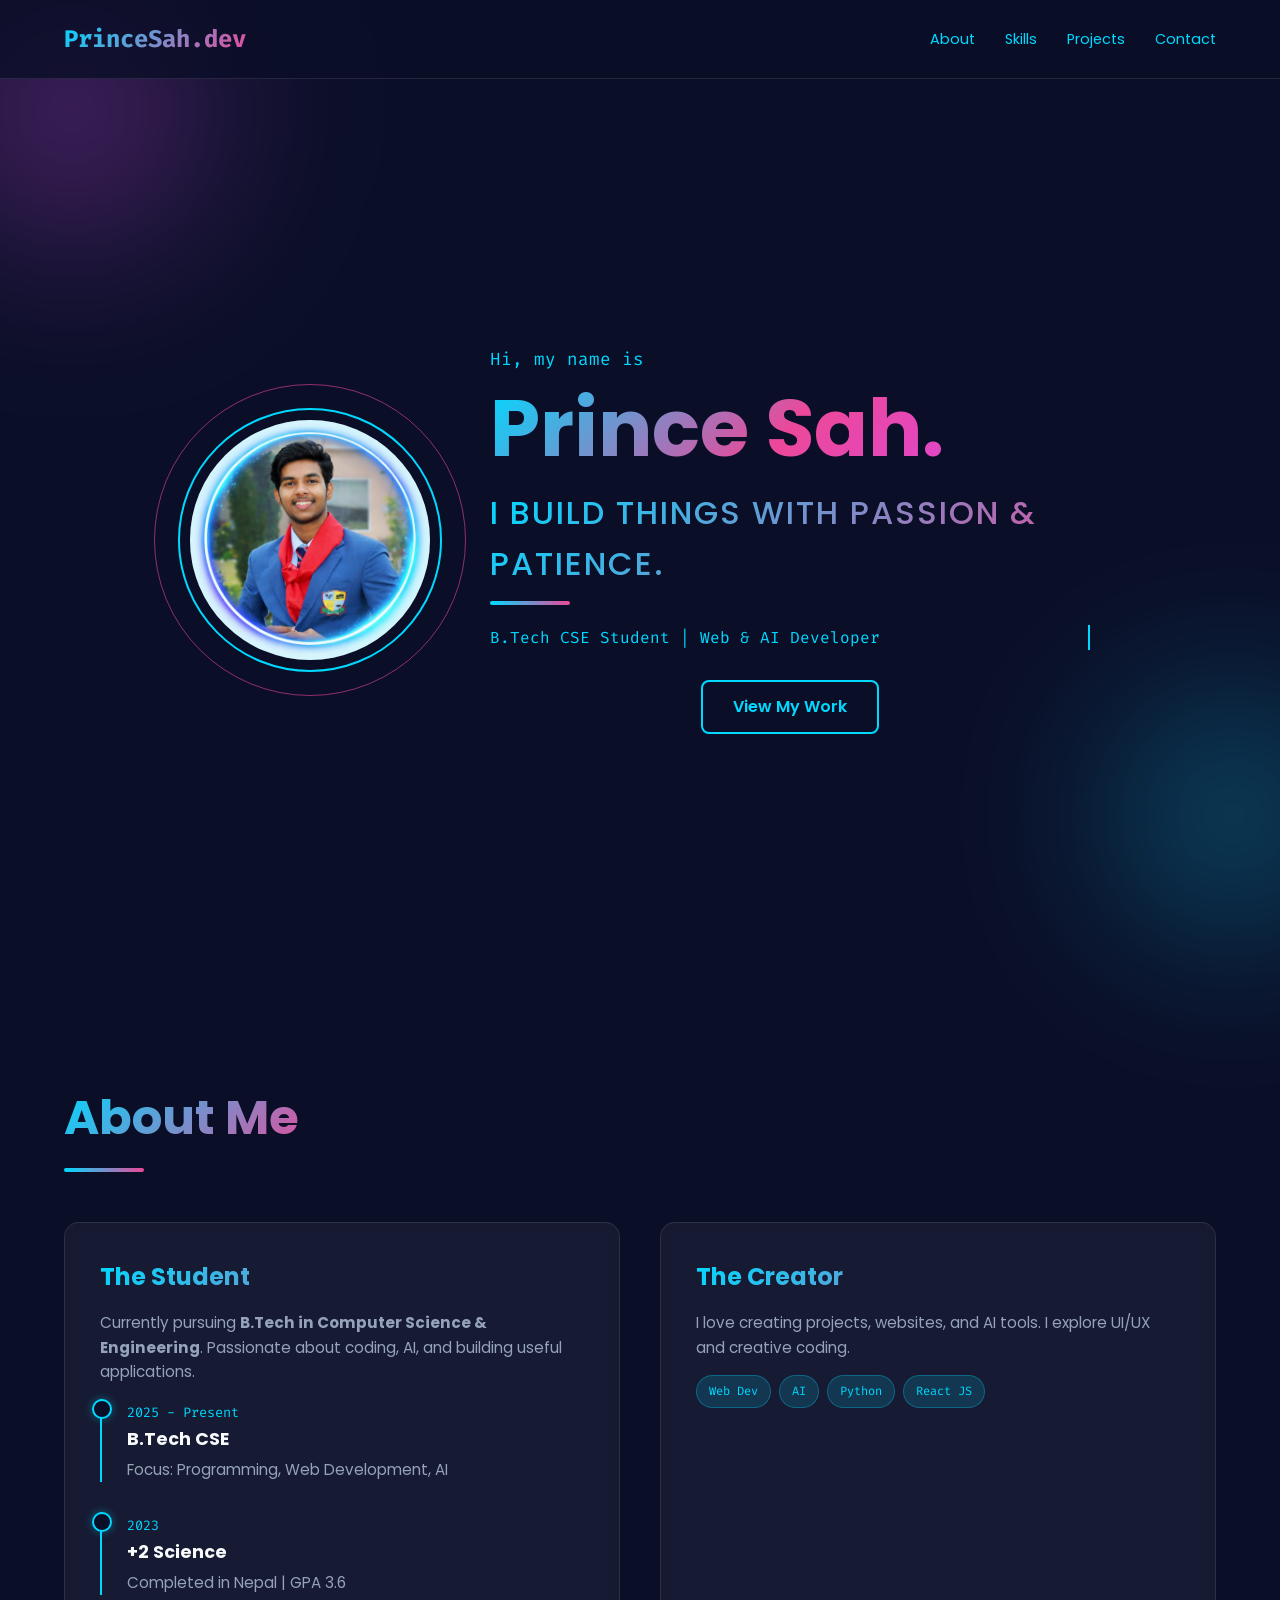
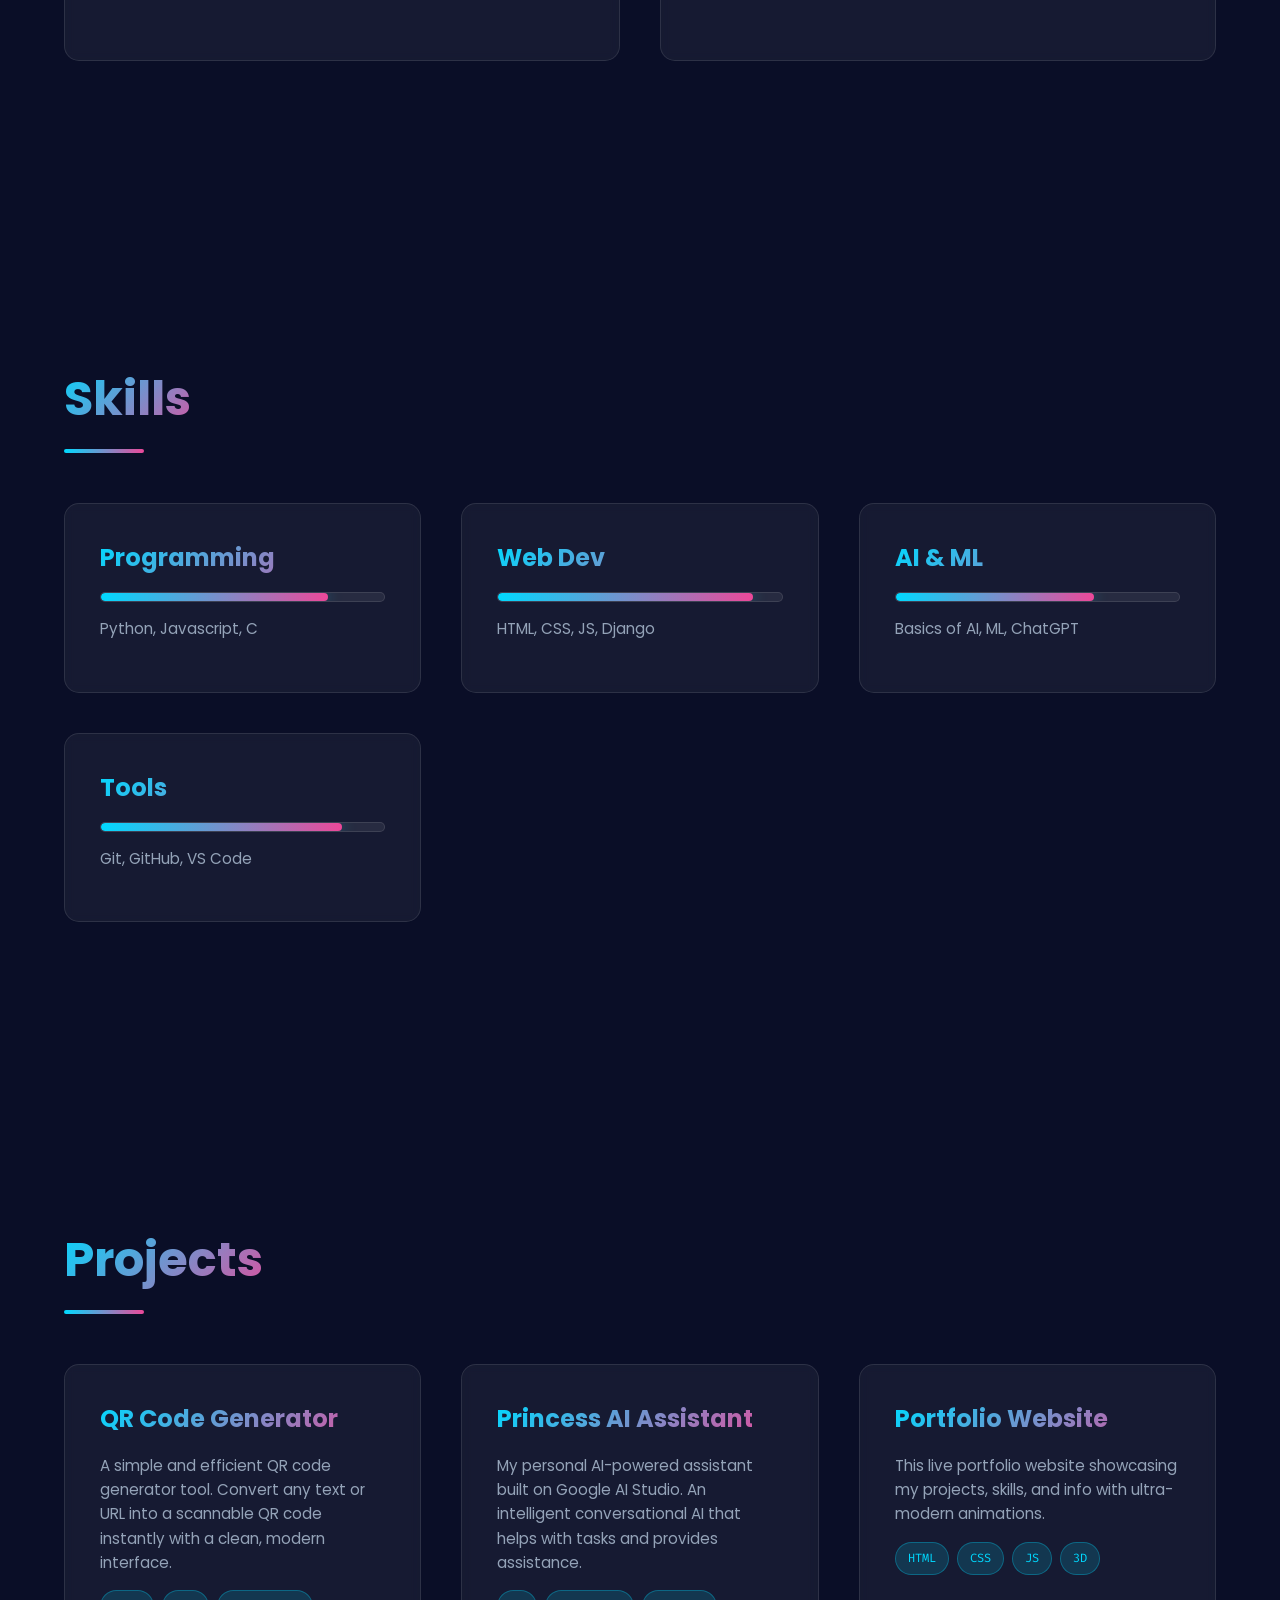
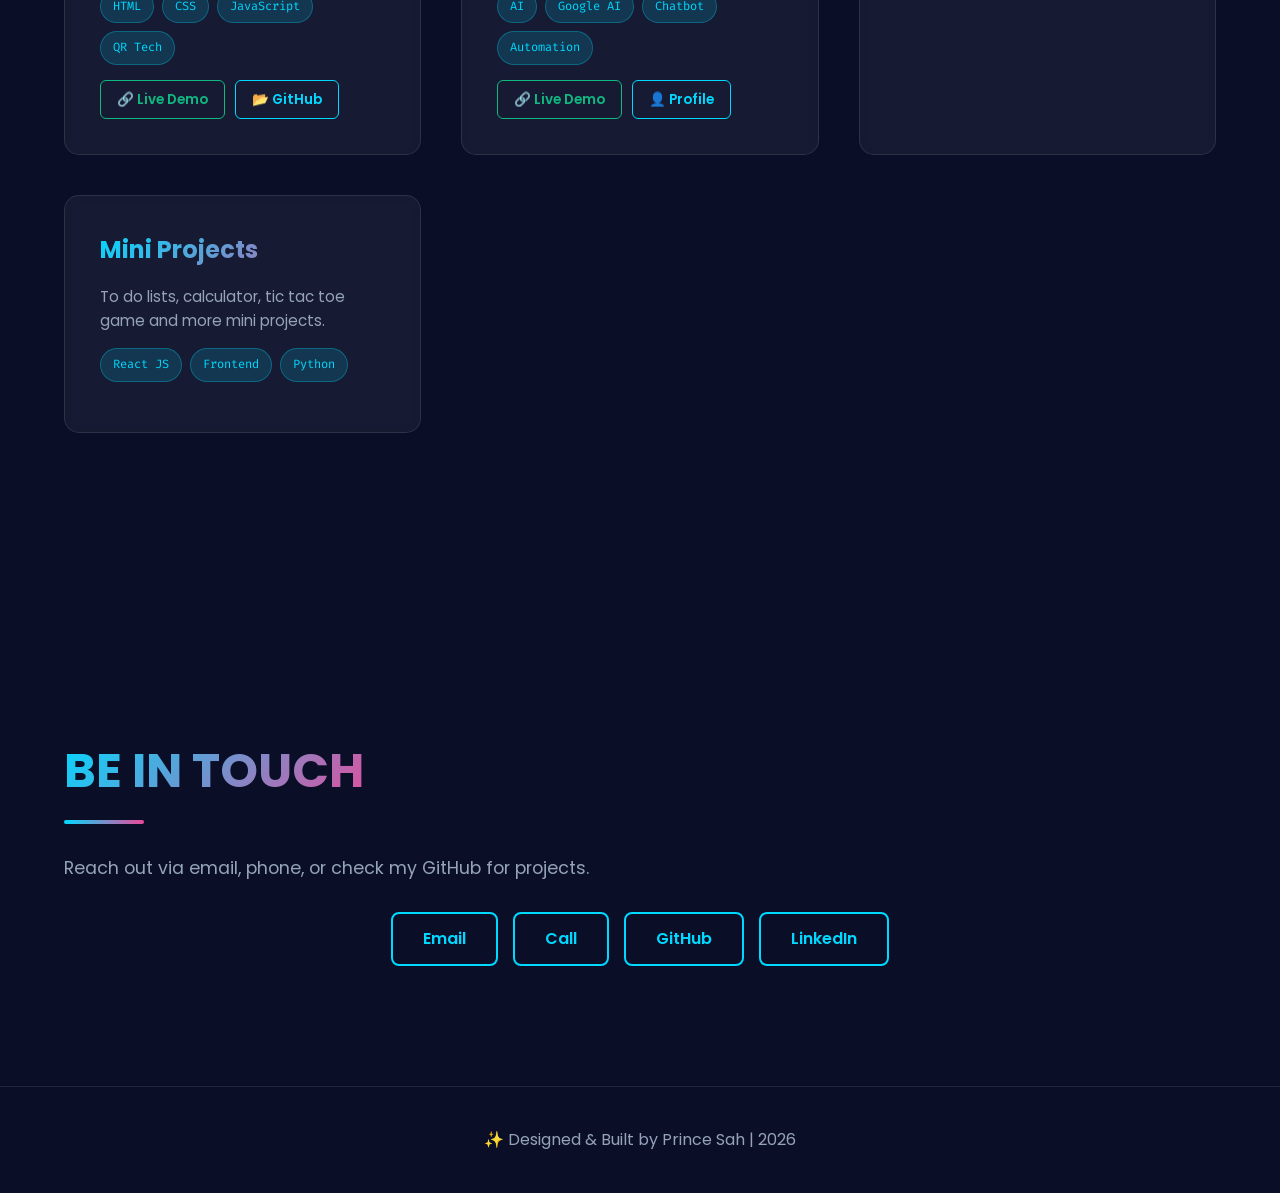
<file: index.html>
<!DOCTYPE html>
<html lang="en">
<head>
<meta charset="UTF-8">
<meta name="viewport" content="width=device-width, initial-scale=1.0">
<title>Prince Sah | Portfolio</title>
<link href="https://fonts.googleapis.com/css2?family=Poppins:wght@300;400;600;700&family=Fira+Code:wght@400;500&display=swap" rel="stylesheet">
<style>
:root{
  --bg:#0a0e27;
  --accent:#00d9ff;
  --accent-glow: rgba(0,217,255,0.4);
  --card-bg: rgba(255,255,255,0.05);
  --text:#f8fafc;
  --text-secondary:#94a3b8;
  --glass-border: rgba(255,255,255,0.1);
  --purple: #d946ef;
  --pink: #ec4899;
}

* {
  margin: 0;
  padding: 0;
  box-sizing: border-box;
}

html, body {
  width: 100%;
  height: auto;
  scroll-behavior: smooth;
}

body {
  font-family: 'Poppins', sans-serif;
  background: var(--bg);
  color: var(--text);
  line-height: 1.6;
  overflow-x: hidden;
}

a {
  color: var(--accent);
  text-decoration: none;
  transition: 0.3s;
}

a:hover {
  color: #fff;
}

/* BACKGROUND ORBS */
.bg-orb {
  position: fixed;
  border-radius: 50%;
  filter: blur(80px);
  z-index: 0;
  opacity: 0.4;
  mix-blend-mode: screen;
}

.orb-1 {
  top: -10%;
  left: -10%;
  width: 400px;
  height: 400px;
  background: radial-gradient(circle, var(--purple) 0%, transparent 70%);
  animation: float 15s ease-in-out infinite;
}

.orb-2 {
  bottom: -10%;
  right: -10%;
  width: 350px;
  height: 350px;
  background: radial-gradient(circle, var(--accent) 0%, transparent 70%);
  animation: float 18s ease-in-out infinite 2s;
}

@keyframes float {
  0%, 100% { transform: translate(0, 0); }
  50% { transform: translate(30px, 50px); }
}

/* NAVIGATION */
nav {
  position: fixed;
  top: 0;
  width: 100%;
  display: flex;
  justify-content: space-between;
  align-items: center;
  padding: 20px 5%;
  background: rgba(10, 14, 39, 0.8);
  backdrop-filter: blur(10px);
  border-bottom: 1px solid var(--glass-border);
  z-index: 100;
}

.logo {
  font-family: 'Fira Code', monospace;
  font-size: clamp(1rem, 4vw, 1.5rem);
  font-weight: bold;
  background: linear-gradient(135deg, var(--accent), var(--pink));
  -webkit-background-clip: text;
  -webkit-text-fill-color: transparent;
  background-clip: text;
}

.nav-links {
  display: flex;
  gap: 30px;
}

.nav-links a {
  font-size: 0.9rem;
  position: relative;
}

.nav-links a::after {
  content: '';
  position: absolute;
  bottom: -5px;
  left: 0;
  width: 0;
  height: 2px;
  background: linear-gradient(90deg, var(--accent), var(--pink));
  transition: width 0.3s;
}

.nav-links a:hover::after {
  width: 100%;
}

@media(max-width: 768px) {
  .nav-links { display: none; }
}

/* HERO SECTION */
.hero {
  min-height: 100vh;
  display: flex;
  align-items: center;
  justify-content: center;
  padding: 120px 5% 60px;
  margin-top: 60px;
  position: relative;
  z-index: 10;
}

.hero-content {
  display: flex;
  align-items: center;
  gap: clamp(20px, 8vw, 60px);
  flex-wrap: wrap;
  justify-content: center;
  max-width: 1200px;
}

/* HERO PHOTO */
.hero-photo {
  position: relative;
  width: clamp(130px, 40vw, 240px);
  height: clamp(130px, 40vw, 240px);
  flex-shrink: 0;
}

.photo-wrapper {
  position: relative;
  width: 100%;
  height: 100%;
  border-radius: 50%;
  overflow: hidden;
}

.photo-wrapper img {
  width: 100%;
  height: 100%;
  object-fit: cover;
  animation: float-photo 6s ease-in-out infinite;
}

@keyframes float-photo {
  0%, 100% { transform: scale(1); }
  50% { transform: scale(1.02); }
}

.photo-ring {
  position: absolute;
  top: 50%;
  left: 50%;
  width: 110%;
  height: 110%;
  border: 2px solid var(--accent);
  border-radius: 50%;
  transform: translate(-50%, -50%);
  animation: spin 8s linear infinite;
}

.photo-ring-2 {
  position: absolute;
  top: 50%;
  left: 50%;
  width: 130%;
  height: 130%;
  border: 1px solid var(--pink);
  border-radius: 50%;
  transform: translate(-50%, -50%);
  animation: spin-reverse 12s linear infinite;
  opacity: 0.6;
}

.photo-glow {
  position: absolute;
  top: 0;
  left: 0;
  width: 100%;
  height: 100%;
  border-radius: 50%;
  box-shadow: inset 0 0 30px rgba(0,217,255,0.3), 0 0 50px var(--accent-glow);
  animation: pulse-glow 3s ease-in-out infinite;
}

@keyframes spin {
  from { transform: translate(-50%, -50%) rotate(0deg); }
  to { transform: translate(-50%, -50%) rotate(360deg); }
}

@keyframes spin-reverse {
  from { transform: translate(-50%, -50%) rotate(360deg); }
  to { transform: translate(-50%, -50%) rotate(0deg); }
}

@keyframes pulse-glow {
  0%, 100% { box-shadow: inset 0 0 30px rgba(0,217,255,0.3), 0 0 50px var(--accent-glow); }
  50% { box-shadow: inset 0 0 30px rgba(0,217,255,0.5), 0 0 80px var(--accent-glow); }
}

/* HERO TEXT */
.hero-text {
  flex: 1;
  min-width: 250px;
  max-width: 600px;
}

.hero p {
  color: var(--accent);
  font-family: 'Fira Code';
  font-size: clamp(0.9rem, 2vw, 1.1rem);
  margin-bottom: 10px;
  animation: slide-left 0.8s ease-out;
}

.hero h1 {
  font-size: clamp(2rem, 8vw, 5rem);
  margin-bottom: 15px;
  background: linear-gradient(135deg, var(--accent), var(--pink), var(--purple));
  -webkit-background-clip: text;
  -webkit-text-fill-color: transparent;
  background-clip: text;
  animation: slide-down 0.8s ease-out 0.1s both;
  line-height: 1.1;
}

.hero h2 {
  color: var(--text-secondary);
  font-size: clamp(1rem, 4vw, 2rem);
  margin-bottom: 20px;
  animation: slide-down 0.8s ease-out 0.2s both;
  text-transform: uppercase;
  letter-spacing: 2px;
  font-weight: 500;
}

.typewriter {
  font-family: 'Fira Code', monospace;
  color: var(--accent);
  font-size: clamp(0.85rem, 2vw, 1rem);
  margin-bottom: 30px;
  border-right: 2px solid var(--accent);
  white-space: nowrap;
  overflow: hidden;
  animation: typing 3.5s steps(50) forwards, blink 0.75s step-end infinite;
}

@keyframes typing {
  from { width: 0; }
  to { width: 100%; }
}

@keyframes blink {
  0%, 50%, 100% { border-color: var(--accent); }
}

@keyframes slide-left {
  from { opacity: 0; transform: translateX(-30px); }
  to { opacity: 1; transform: translateX(0); }
}

@keyframes slide-down {
  from { opacity: 0; transform: translateY(-20px); }
  to { opacity: 1; transform: translateY(0); }
}

.btn-group {
  display: flex;
  gap: 15px;
  flex-wrap: wrap;
  justify-content: center;
}

.btn {
  padding: 12px 30px;
  border: 2px solid var(--accent);
  color: var(--accent);
  border-radius: 8px;
  font-weight: 600;
  font-size: clamp(0.85rem, 2vw, 1rem);
  background: transparent;
  cursor: pointer;
  transition: all 0.3s;
  position: relative;
  overflow: hidden;
  z-index: 10;
}

.btn::before {
  content: '';
  position: absolute;
  top: 0;
  left: -100%;
  width: 100%;
  height: 100%;
  background: var(--accent);
  z-index: -1;
  transition: left 0.3s;
}

.btn:hover {
  color: var(--bg);
  transform: translateY(-2px);
  box-shadow: 0 15px 40px var(--accent-glow);
}

.btn:hover::before {
  left: 0;
}

.btn.pulse {
  animation: pulse-btn 2s ease-in-out infinite;
}

@keyframes pulse-btn {
  0%, 100% { transform: scale(1); }
  50% { transform: scale(1.05); }
}

/* SECTIONS */
section {
  position: relative;
  z-index: 10;
  padding: clamp(60px, 10vw, 120px) 5%;
  opacity: 0;
  transform: translateY(50px);
  transition: all 1s ease-out;
}

section.visible {
  opacity: 1;
  transform: translateY(0);
}

section h2 {
  font-size: clamp(1.8rem, 6vw, 3rem);
  margin-bottom: 50px;
  background: linear-gradient(135deg, var(--accent), var(--pink));
  -webkit-background-clip: text;
  -webkit-text-fill-color: transparent;
  background-clip: text;
  position: relative;
  display: inline-block;
  padding-bottom: 15px;
}

section h2::after {
  content: '';
  position: absolute;
  bottom: 0;
  left: 0;
  width: clamp(40px, 10vw, 80px);
  height: 4px;
  background: linear-gradient(90deg, var(--accent), var(--pink));
  border-radius: 2px;
}

/* GRID */
.grid {
  display: grid;
  grid-template-columns: repeat(auto-fit, minmax(clamp(280px, 100%, 350px), 1fr));
  gap: clamp(20px, 4vw, 40px);
  margin-bottom: 60px;
}

.card {
  background: var(--card-bg);
  border: 1px solid var(--glass-border);
  padding: clamp(20px, 4vw, 35px);
  border-radius: 15px;
  backdrop-filter: blur(5px);
  transition: all 0.4s;
  position: relative;
  overflow: hidden;
  z-index: 10;
}

.card::before {
  content: '';
  position: absolute;
  top: 0;
  left: 0;
  width: 100%;
  height: 100%;
  background: linear-gradient(135deg, rgba(0,217,255,0.1), rgba(217,70,239,0.1));
  opacity: 0;
  transition: opacity 0.4s;
  z-index: -1;
}

.card:hover {
  transform: translateY(-10px);
  border-color: var(--accent);
  box-shadow: 0 20px 50px rgba(0,217,255,0.2);
}

.card:hover::before {
  opacity: 1;
}

.card h3 {
  font-size: clamp(1.1rem, 3vw, 1.5rem);
  margin-bottom: 15px;
  background: linear-gradient(135deg, var(--accent), var(--pink));
  -webkit-background-clip: text;
  -webkit-text-fill-color: transparent;
  background-clip: text;
}

.card p {
  color: var(--text-secondary);
  font-size: clamp(0.85rem, 2vw, 0.95rem);
  line-height: 1.6;
  margin-bottom: 15px;
}

.tags {
  display: flex;
  flex-wrap: wrap;
  gap: 8px;
  margin-bottom: 15px;
}

.tags span {
  font-family: 'Fira Code', monospace;
  font-size: clamp(0.65rem, 1.5vw, 0.75rem);
  background: rgba(0,217,255,0.15);
  color: var(--accent);
  padding: 6px 12px;
  border-radius: 20px;
  border: 1px solid rgba(0,217,255,0.3);
  transition: all 0.3s;
}

.tags span:hover {
  background: rgba(0,217,255,0.3);
  transform: translateY(-2px);
}

/* BUTTONS */
.project-buttons {
  display: flex;
  gap: 10px;
  flex-wrap: wrap;
  margin-top: 15px;
  z-index: 11;
  position: relative;
}

.btn-small {
  padding: 8px 16px;
  border: 1.5px solid var(--accent);
  color: var(--accent);
  border-radius: 6px;
  font-size: clamp(0.7rem, 1.5vw, 0.85rem);
  font-weight: 600;
  background: transparent;
  cursor: pointer;
  transition: all 0.3s;
  position: relative;
  overflow: hidden;
  z-index: 11;
  text-decoration: none;
  display: inline-block;
}

.btn-small::before {
  content: '';
  position: absolute;
  top: 0;
  left: -100%;
  width: 100%;
  height: 100%;
  background: var(--accent);
  z-index: -1;
  transition: left 0.3s;
}

.btn-small:hover {
  color: var(--bg);
  transform: translateY(-2px);
  box-shadow: 0 8px 20px rgba(0,217,255,0.3);
}

.btn-small:hover::before {
  left: 0;
}

.btn-demo {
  border-color: #10b981;
  color: #10b981;
}

.btn-demo::before {
  background: #10b981;
}

/* SKILL BAR */
.skill-bar {
  background: rgba(255,255,255,0.08);
  border-radius: 20px;
  height: 10px;
  margin: 15px 0;
  overflow: hidden;
  border: 1px solid var(--glass-border);
}

.skill-fill {
  height: 100%;
  width: 0%;
  background: linear-gradient(90deg, var(--accent), var(--pink));
  border-radius: 20px;
  transition: width 1.5s cubic-bezier(0.34, 1.56, 0.64, 1);
  box-shadow: 0 0 15px var(--accent-glow);
}

/* TIMELINE */
.timeline-item {
  border-left: 2px solid var(--accent);
  padding-left: 25px;
  margin-bottom: 30px;
  position: relative;
}

.timeline-item::before {
  content: '';
  position: absolute;
  left: -10px;
  top: 0;
  width: 16px;
  height: 16px;
  background: var(--bg);
  border: 2px solid var(--accent);
  border-radius: 50%;
  box-shadow: 0 0 10px var(--accent-glow);
}

.timeline-date {
  color: var(--accent);
  font-family: 'Fira Code';
  font-size: 0.85rem;
  margin-bottom: 5px;
}

.timeline-item h4 {
  font-size: clamp(0.95rem, 2vw, 1.1rem);
  margin-bottom: 5px;
}

/* FOOTER */
.footer {
  text-align: center;
  padding: 40px 5%;
  border-top: 1px solid var(--glass-border);
  color: var(--text-secondary);
  position: relative;
  z-index: 10;
}

/* RESPONSIVE */
@media(max-width: 768px) {
  .hero {
    padding: 100px 5% 50px;
  }
  
  .hero-content {
    flex-direction: column;
  }
  
  .project-buttons {
    flex-direction: column;
  }
  
  .btn-small {
    width: 100%;
    text-align: center;
  }
}
</style>
</head>
<body>

<!-- BACKGROUND -->
<div class="bg-orb orb-1"></div>
<div class="bg-orb orb-2"></div>

<!-- NAVIGATION -->
<nav>
  <div class="logo">PrinceSah.dev</div>
  <div class="nav-links">
    <a href="#about">About</a>
    <a href="#skills">Skills</a>
    <a href="#projects">Projects</a>
    <a href="#contact">Contact</a>
  </div>
</nav>

<!-- HERO -->
<section class="hero">
  <div class="hero-content">
    <!-- PHOTO -->
    <div class="hero-photo">
      <div class="photo-ring"></div>
      <div class="photo-ring-2"></div>
      <div class="photo-wrapper">
        <img src="new.png" alt="Prince Sah" />
        <div class="photo-glow"></div>
      </div>
    </div>
    
    <!-- TEXT -->
    <div class="hero-text">
      <p>Hi, my name is</p>
      <h1>Prince Sah.</h1>
      <h2>I BUILD THINGS WITH PASSION & PATIENCE.</h2>
      <div class="typewriter">B.Tech CSE Student | Web & AI Developer</div>
      <div class="btn-group">
        <a href="#projects" class="btn pulse">View My Work</a>
      </div>
    </div>
  </div>
</section>

<!-- ABOUT -->
<section id="about">
  <h2>About Me</h2>
  <div class="grid">
    <div class="card">
      <h3>The Student</h3>
      <p>Currently pursuing <strong>B.Tech in Computer Science & Engineering</strong>. Passionate about coding, AI, and building useful applications.</p>
      <div class="timeline-item">
        <span class="timeline-date">2025 - Present</span>
        <h4>B.Tech CSE</h4>
        <p>Focus: Programming, Web Development, AI</p>
      </div>
      <div class="timeline-item">
        <span class="timeline-date">2023</span>
        <h4>+2 Science</h4>
        <p>Completed in Nepal | GPA 3.6</p>
      </div>
    </div>
    
    <div class="card">
      <h3>The Creator</h3>
      <p>I love creating projects, websites, and AI tools. I explore UI/UX and creative coding.</p>
      <div class="tags">
        <span>Web Dev</span>
        <span>AI</span>
        <span>Python</span>
        <span>React JS</span>
      </div>
    </div>
  </div>
</section>

<!-- SKILLS -->
<section id="skills">
  <h2>Skills</h2>
  <div class="grid">
    <div class="card">
      <h3>Programming</h3>
      <div class="skill-bar"><div class="skill-fill" style="width:80%"></div></div>
      <p>Python, Javascript, C</p>
    </div>
    
    <div class="card">
      <h3>Web Dev</h3>
      <div class="skill-bar"><div class="skill-fill" style="width:90%"></div></div>
      <p>HTML, CSS, JS, Django</p>
    </div>
    
    <div class="card">
      <h3>AI & ML</h3>
      <div class="skill-bar"><div class="skill-fill" style="width:70%"></div></div>
      <p>Basics of AI, ML, ChatGPT</p>
    </div>
    
    <div class="card">
      <h3>Tools</h3>
      <div class="skill-bar"><div class="skill-fill" style="width:85%"></div></div>
      <p>Git, GitHub, VS Code</p>
    </div>
  </div>
</section>

<!-- PROJECTS -->
<section id="projects">
  <h2>Projects</h2>
  <div class="grid">
    <div class="card">
      <h3>QR Code Generator</h3>
      <p>A simple and efficient QR code generator tool. Convert any text or URL into a scannable QR code instantly with a clean, modern interface.</p>
      <div class="tags">
        <span>HTML</span>
        <span>CSS</span>
        <span>JavaScript</span>
        <span>QR Tech</span>
      </div>
      <div class="project-buttons">
        <a href="https://prince-sah-codes.github.io/QRCODE-GENERATOR/" target="_blank" class="btn-small btn-demo">🔗 Live Demo</a>
        <a href="https://github.com/prince-sah-codes/QRCODE-GENERATOR" target="_blank" class="btn-small">📂 GitHub</a>
      </div>
    </div>
    
    <div class="card">
      <h3>Princess AI Assistant</h3>
      <p>My personal AI-powered assistant built on Google AI Studio. An intelligent conversational AI that helps with tasks and provides assistance.</p>
      <div class="tags">
        <span>AI</span>
        <span>Google AI</span>
        <span>Chatbot</span>
        <span>Automation</span>
      </div>
      <div class="project-buttons">
        <a href="https://aistudio.google.com/apps/3193a68f-8c2f-4c3d-be9f-30a20d4f5a66?fullscreenApplet=true&showPreview=true&showAssistant=true" target="_blank" class="btn-small btn-demo">🔗 Live Demo</a>
        <a href="https://github.com/prince-sah-codes" target="_blank" class="btn-small">👤 Profile</a>
      </div>
    </div>
    

    
    <div class="card">
      <h3>Portfolio Website</h3>
      <p>This live portfolio website showcasing my projects, skills, and info with ultra-modern animations.</p>
      <div class="tags">
        <span>HTML</span>
        <span>CSS</span>
        <span>JS</span>
        <span>3D</span>
      </div>
    </div>
    
    <div class="card">
      <h3>Mini Projects</h3>
      <p>To do lists, calculator, tic tac toe game and more mini projects.</p>
      <div class="tags">
        <span>React JS</span>
        <span>Frontend</span>
        <span>Python</span>
      </div>
    </div>
  </div>
</section>

<!-- CONTACT -->
<section id="contact">
  <h2 style="margin-bottom: 30px;">BE IN TOUCH</h2>
  <p style="color: var(--text-secondary); margin-bottom: 30px; font-size: clamp(0.95rem, 2vw, 1.1rem);">Reach out via email, phone, or check my GitHub for projects.</p>
  <div class="btn-group">
    <a href="mailto:sahprince4554@email.com" class="btn">Email</a>
    <a href="tel:+919234406164" class="btn">Call</a>
    <a href="https://github.com/prince-sah-codes" target="_blank" class="btn">GitHub</a>
    <a href="https://www.linkedin.com/in/prince-sah-592b86386" target="_blank" class="btn">LinkedIn</a>
  </div>
</section>

<!-- FOOTER -->
<footer class="footer">
  <p>✨ Designed & Built by Prince Sah | 2026</p>
</footer>

<script>
// SCROLL REVEAL
const sections = document.querySelectorAll('section');
const revealSection = (entries) => {
  entries.forEach(entry => {
    if (entry.isIntersecting) {
      entry.target.classList.add('visible');
    }
  });
};

const observer = new IntersectionObserver(revealSection, {
  threshold: 0.1,
  rootMargin: '0px 0px -100px 0px'
});

sections.forEach(section => observer.observe(section));

// SKILL BARS ANIMATION
const skillBars = document.querySelectorAll('.skill-fill');
const skillObserver = new IntersectionObserver((entries) => {
  entries.forEach(entry => {
    if (entry.isIntersecting) {
      const width = entry.target.style.width;
      entry.target.style.width = '0%';
      setTimeout(() => {
        entry.target.style.width = width;
      }, 50);
      skillObserver.unobserve(entry.target);
    }
  });
}, { threshold: 0.5 });

skillBars.forEach(bar => skillObserver.observe(bar));

// SMOOTH SCROLL
document.querySelectorAll('a[href^="#"]').forEach(anchor => {
  anchor.addEventListener('click', (e) => {
    e.preventDefault();
    const target = document.querySelector(anchor.getAttribute('href'));
    if (target) {
      target.scrollIntoView({ behavior: 'smooth', block: 'start' });
    }
  });
});
</script>

</body>
</html>
</file>
